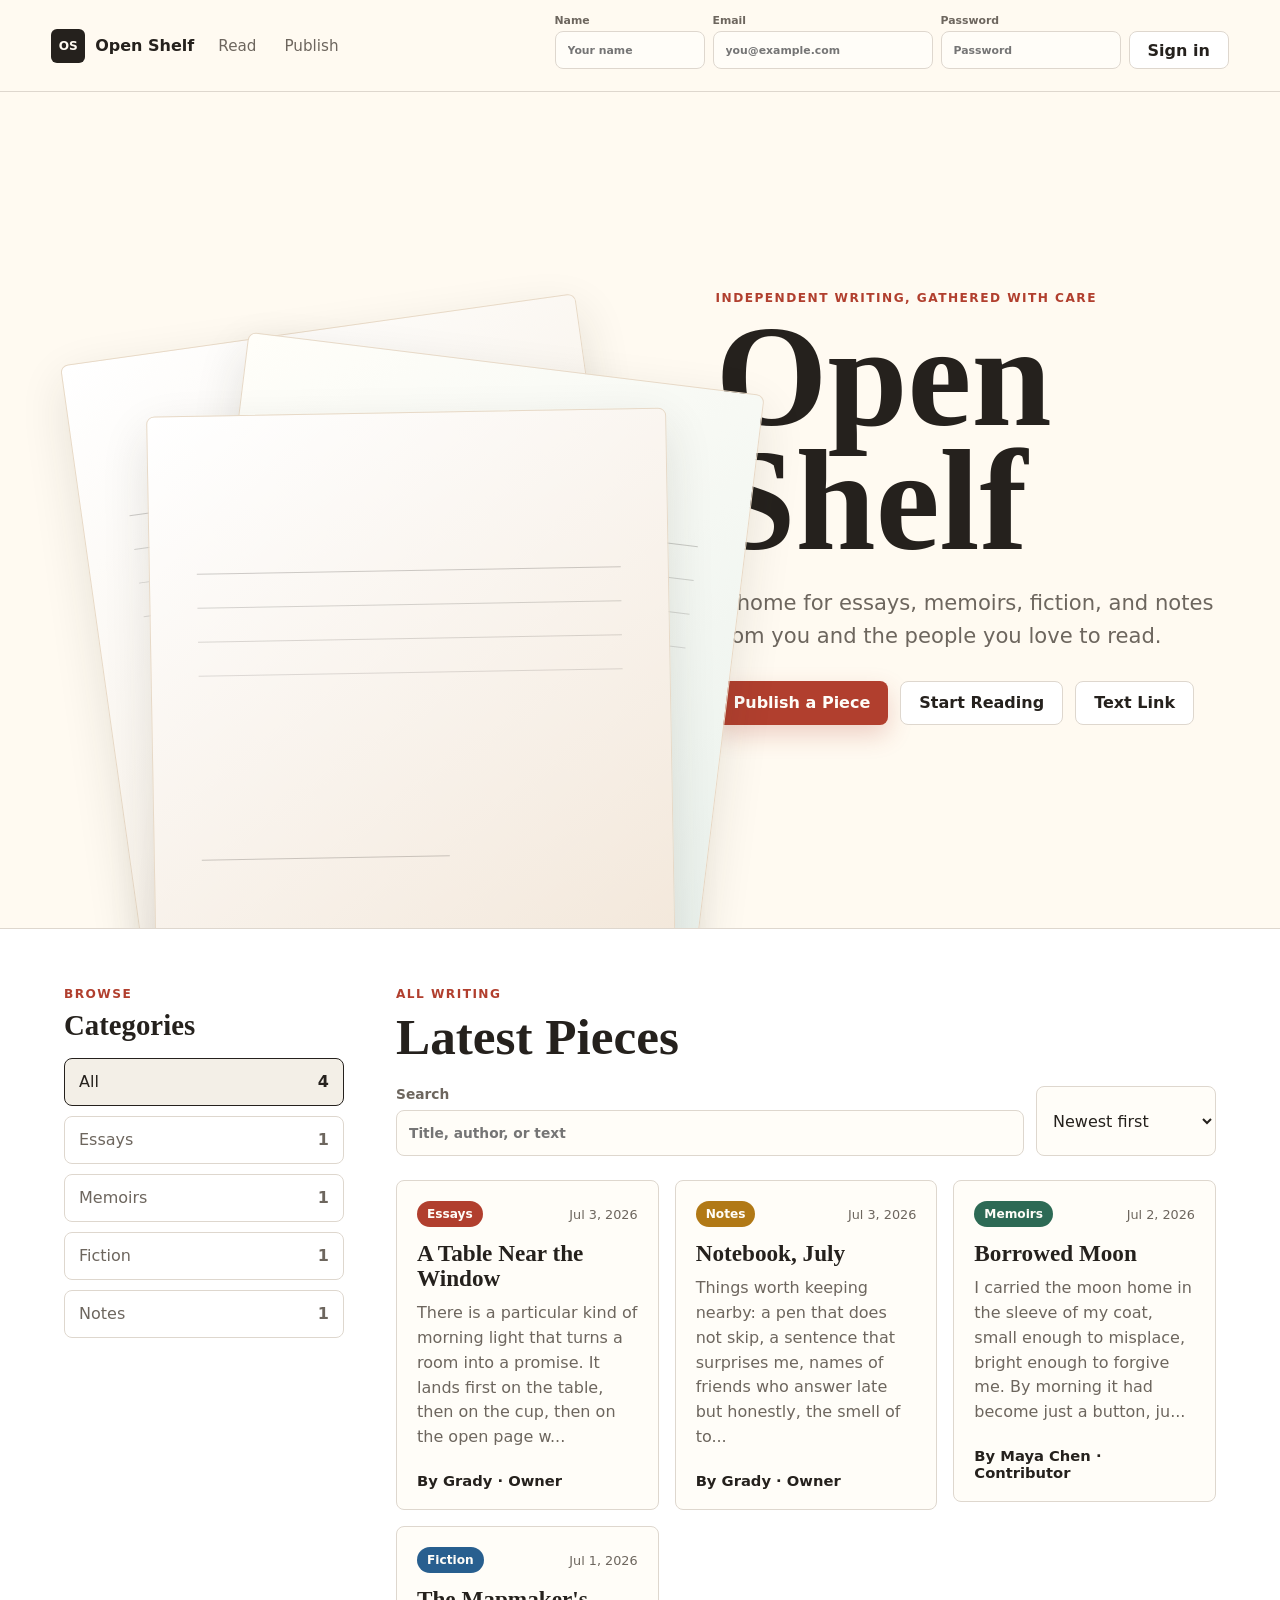
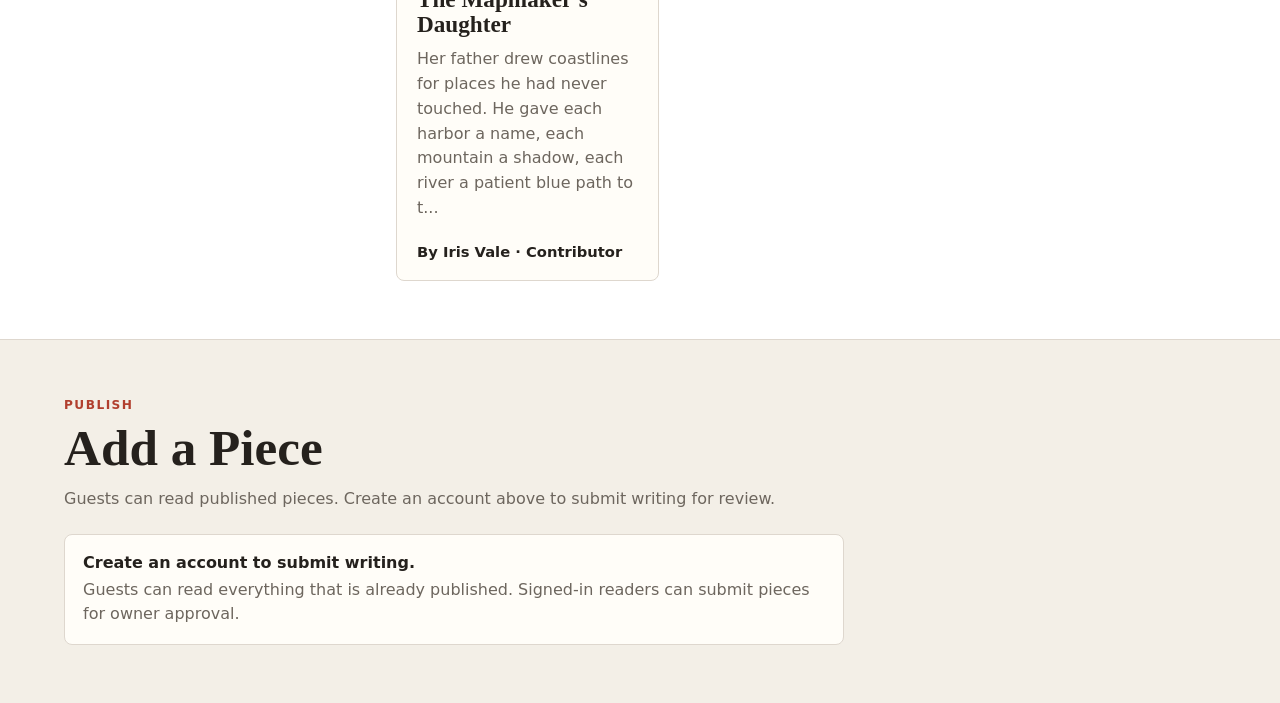
<file: open-shelf/index.html>
<!doctype html>
<html lang="en">
  <head>
    <meta charset="UTF-8" />
    <meta name="viewport" content="width=device-width, initial-scale=1.0" />
    <title>Open Shelf</title>
    <meta name="theme-color" content="#fffaf1" />
    <meta name="description" content="Open Shelf is a public reading shelf for essays, memoirs, fiction, and notes." />
    <link rel="stylesheet" href="styles.css" />
  </head>
  <body>
    <header class="topbar">
      <a class="brand" href="#home" aria-label="Open Shelf home">
        <span class="brand-mark">OS</span>
        <span>Open Shelf</span>
      </a>
      <nav class="nav" aria-label="Primary">
        <a href="#read">Read</a>
        <a href="#submit">Publish</a>
        <a href="#library" id="libraryNavLink">Library</a>
      </nav>
      <form class="account-form" id="accountForm">
        <label>
          <span>Name</span>
          <input id="accountNameInput" type="text" placeholder="Your name" />
        </label>
        <label>
          <span>Email</span>
          <input id="accountEmailInput" type="email" placeholder="you@example.com" />
        </label>
        <label>
          <span>Password</span>
          <input id="accountPasswordInput" type="password" placeholder="Password" />
        </label>
        <label class="owner-password-field hidden" id="ownerPasswordField">
          <span>Create owner password</span>
          <input id="ownerPasswordCreateInput" type="password" placeholder="Only the first time" />
        </label>
        <button class="button secondary" id="accountButton" type="submit">Sign in</button>
        <p class="account-message" id="accountMessage"></p>
      </form>
      <div class="account-card hidden" id="accountCard">
        <span id="accountRole">Guest</span>
        <strong id="accountName">Reading as guest</strong>
        <button class="text-button" id="signOutButton" type="button">Sign out</button>
      </div>
    </header>

    <main>
      <section class="hero" id="home">
        <div class="hero-media" aria-hidden="true">
          <div class="paper paper-a"></div>
          <div class="paper paper-b"></div>
          <div class="paper paper-c"></div>
        </div>
        <div class="hero-copy">
          <p class="eyebrow">Independent writing, gathered with care</p>
          <h1>Open Shelf</h1>
          <p class="deck">
            A home for essays, memoirs, fiction, and notes from you and the people you love to read.
          </p>
          <div class="hero-actions">
            <a class="button primary" href="#submit">Publish a Piece</a>
            <a class="button secondary" href="#read">Start Reading</a>
            <button class="button secondary" id="shareButton" type="button">Text Link</button>
          </div>
          <p class="share-status" id="shareStatus" aria-live="polite"></p>
        </div>
      </section>

      <section class="read-shell" id="read" aria-label="Public reading shelf">
        <aside class="sidebar">
          <div class="section-head compact">
            <p class="eyebrow">Browse</p>
            <h2>Categories</h2>
          </div>
          <div class="category-list" id="categoryList"></div>
        </aside>

        <section class="feed" aria-live="polite">
          <div class="section-head">
            <p class="eyebrow" id="activeCategoryLabel">All writing</p>
            <h2 id="feedTitle">Latest Pieces</h2>
          </div>
          <div class="tools-row">
            <label class="search-box">
              <span>Search</span>
              <input id="searchInput" type="search" placeholder="Title, author, or text" />
            </label>
            <select id="sortSelect" aria-label="Sort pieces">
              <option value="newest">Newest first</option>
              <option value="oldest">Oldest first</option>
              <option value="title">Title A-Z</option>
            </select>
          </div>
          <div class="post-grid" id="postGrid"></div>
        </section>
      </section>

      <section class="reader-panel hidden" id="readerPanel" aria-live="polite">
        <button class="text-button" id="closeReader" type="button">Back to shelf</button>
        <article class="reader-article" id="readerArticle"></article>
      </section>

      <section class="publish-band" id="submit">
        <div class="section-head">
          <p class="eyebrow">Publish</p>
          <h2>Add a Piece</h2>
        </div>
        <p class="section-note" id="publishNote"></p>
        <div class="account-gate hidden" id="accountGate">
          <strong>Create an account to submit writing.</strong>
          <span>Guests can read everything that is already published. Signed-in readers can submit pieces for owner approval.</span>
        </div>

        <form class="publish-form" id="postForm">
          <div class="form-grid">
            <label>
              <span>Title</span>
              <input id="titleInput" name="title" required maxlength="120" />
            </label>
            <label>
              <span>Author</span>
              <input id="authorInput" name="author" required maxlength="80" />
            </label>
            <label>
              <span>Category</span>
              <select id="categoryInput" name="category" required></select>
            </label>
          </div>

          <label class="file-drop" for="fileInput">
            <span>Upload .txt or .md</span>
            <strong id="fileName">Choose file</strong>
            <input id="fileInput" type="file" accept=".txt,.md,text/plain,text/markdown" />
          </label>

          <label>
            <span>Writing</span>
            <textarea id="bodyInput" name="body" required rows="14"></textarea>
          </label>

          <div class="form-actions">
            <button class="button primary" id="submitButton" type="submit">Publish</button>
            <button class="button secondary" id="clearForm" type="button">Clear</button>
          </div>
        </form>
      </section>

      <section class="library-band" id="library">
        <div class="section-head">
          <p class="eyebrow">Manage</p>
          <h2>Library</h2>
        </div>
        <div class="library-actions">
          <button class="button secondary" id="exportButton" type="button">Export</button>
          <label class="button secondary import-button">
            Import
            <input id="importInput" type="file" accept="application/json,.json" />
          </label>
          <button class="button danger" id="resetButton" type="button">Reset Demo</button>
        </div>
        <div class="library-list" id="libraryList"></div>
      </section>
    </main>

    <template id="postCardTemplate">
      <article class="post-card">
        <button class="card-button" type="button">
          <div class="meta-row">
            <span class="pill category-pill"></span>
            <span class="date"></span>
          </div>
          <h3></h3>
          <p class="excerpt"></p>
          <div class="byline"></div>
        </button>
      </article>
    </template>

    <script src="app.js"></script>
  </body>
</html>
</file>
<file: open-shelf/styles.css>
:root {
  color-scheme: light;
  --ink: #25211d;
  --muted: #6d665e;
  --line: #ded7ce;
  --paper: #fffaf1;
  --surface: #ffffff;
  --wash: #f3efe7;
  --accent: #b13f2e;
  --accent-dark: #762b22;
  --green: #2d6a55;
  --blue: #285f8f;
  --gold: #b17916;
  --shadow: 0 18px 48px rgba(45, 38, 30, 0.12);
  font-family: Inter, ui-sans-serif, system-ui, -apple-system, BlinkMacSystemFont, "Segoe UI", sans-serif;
}

* {
  box-sizing: border-box;
}

html {
  scroll-behavior: smooth;
}

body {
  margin: 0;
  color: var(--ink);
  background: var(--paper);
}

button,
input,
select,
textarea {
  font: inherit;
}

a {
  color: inherit;
  text-decoration: none;
}

.topbar {
  position: sticky;
  top: 0;
  z-index: 10;
  display: flex;
  flex-wrap: wrap;
  align-items: center;
  justify-content: space-between;
  gap: 24px;
  padding: 14px clamp(18px, 4vw, 56px);
  background: rgba(255, 250, 241, 0.92);
  border-bottom: 1px solid var(--line);
  backdrop-filter: blur(16px);
}

.brand {
  display: inline-flex;
  align-items: center;
  gap: 10px;
  min-width: 0;
  font-weight: 800;
}

.brand-mark {
  display: grid;
  place-items: center;
  width: 34px;
  height: 34px;
  background: var(--ink);
  color: var(--paper);
  font-size: 0.76rem;
  border-radius: 6px;
  letter-spacing: 0;
}

.nav {
  display: flex;
  align-items: center;
  gap: clamp(12px, 3vw, 28px);
  color: var(--muted);
  font-size: 0.95rem;
}

.nav a:hover {
  color: var(--ink);
}

.account-form {
  display: grid;
  grid-template-columns: minmax(120px, 150px) minmax(160px, 220px) minmax(130px, 180px) auto;
  gap: 8px;
  align-items: end;
  margin-left: auto;
}

.account-form label {
  gap: 4px;
  font-size: 0.68rem;
}

.account-form input {
  min-height: 38px;
}

.account-form .button {
  min-height: 38px;
}

.owner-password-field {
  grid-column: 1 / -2;
}

.account-message {
  grid-column: 1 / -1;
  margin: 0;
  color: var(--accent);
  font-size: 0.78rem;
  font-weight: 800;
}

.account-card {
  display: grid;
  grid-template-columns: auto minmax(0, 1fr) auto;
  gap: 10px;
  align-items: center;
  margin-left: auto;
  padding: 8px 10px;
  background: #fffdf8;
  border: 1px solid var(--line);
  border-radius: 8px;
}

.account-card span {
  display: inline-flex;
  align-items: center;
  min-height: 24px;
  padding: 0 8px;
  color: #fffdf8;
  background: var(--ink);
  border-radius: 999px;
  font-size: 0.72rem;
  font-weight: 800;
}

.account-card strong {
  min-width: 0;
  font-size: 0.86rem;
  overflow: hidden;
  text-overflow: ellipsis;
  white-space: nowrap;
}

.hero {
  min-height: calc(100vh - 64px);
  display: grid;
  grid-template-columns: minmax(0, 1.08fr) minmax(320px, 0.92fr);
  align-items: center;
  gap: clamp(28px, 5vw, 76px);
  padding: clamp(48px, 8vw, 92px) clamp(18px, 5vw, 72px) clamp(34px, 6vw, 64px);
  overflow: hidden;
}

.hero-media {
  position: relative;
  min-height: 430px;
}

.paper {
  position: absolute;
  width: min(62vw, 520px);
  aspect-ratio: 0.76;
  background: linear-gradient(145deg, #ffffff, #f4eadb);
  border: 1px solid #e7d9c7;
  border-radius: 8px;
  box-shadow: var(--shadow);
}

.paper::before,
.paper::after {
  content: "";
  position: absolute;
  left: 9%;
  right: 9%;
  height: 1px;
  background: rgba(37, 33, 29, 0.22);
}

.paper::before {
  top: 23%;
  box-shadow: 0 34px rgba(37, 33, 29, 0.18), 0 68px rgba(37, 33, 29, 0.16), 0 102px rgba(37, 33, 29, 0.14);
}

.paper::after {
  top: 65%;
  width: 48%;
}

.paper-a {
  left: 7%;
  top: 4%;
  transform: rotate(-8deg);
}

.paper-b {
  left: 24%;
  top: 12%;
  transform: rotate(7deg);
  background: linear-gradient(145deg, #fffef9, #e8f0eb);
}

.paper-c {
  left: 15%;
  top: 24%;
  transform: rotate(-1deg);
  background: linear-gradient(145deg, #ffffff, #f1e4d5);
}

.hero-copy {
  max-width: 610px;
}

.eyebrow {
  margin: 0 0 10px;
  color: var(--accent);
  font-size: 0.76rem;
  font-weight: 800;
  letter-spacing: 0.12em;
  text-transform: uppercase;
}

h1,
h2,
h3,
p {
  overflow-wrap: anywhere;
}

h1 {
  margin: 0;
  font-family: Georgia, "Times New Roman", serif;
  font-size: clamp(4.2rem, 12vw, 9rem);
  line-height: 0.86;
  letter-spacing: 0;
}

h2 {
  margin: 0;
  font-family: Georgia, "Times New Roman", serif;
  font-size: clamp(2rem, 4vw, 3.4rem);
  line-height: 1;
  letter-spacing: 0;
}

h3 {
  margin: 14px 0 10px;
  font-family: Georgia, "Times New Roman", serif;
  font-size: 1.45rem;
  line-height: 1.08;
  letter-spacing: 0;
}

.deck {
  max-width: 560px;
  margin: 24px 0 0;
  color: var(--muted);
  font-size: clamp(1.08rem, 2.2vw, 1.32rem);
  line-height: 1.55;
}

.share-status {
  min-height: 20px;
  margin: 12px 0 0;
  color: var(--muted);
  font-size: 0.9rem;
  font-weight: 700;
}

.hero-actions,
.form-actions,
.library-actions {
  display: flex;
  flex-wrap: wrap;
  gap: 12px;
  margin-top: 28px;
}

.button,
.text-button {
  border: 0;
  cursor: pointer;
}

.button {
  display: inline-flex;
  align-items: center;
  justify-content: center;
  min-height: 44px;
  padding: 0 18px;
  border-radius: 8px;
  font-weight: 800;
  transition: transform 150ms ease, box-shadow 150ms ease, background 150ms ease;
}

.button:hover {
  transform: translateY(-1px);
}

.primary {
  background: var(--accent);
  color: #fffdf8;
  box-shadow: 0 10px 24px rgba(177, 63, 46, 0.22);
}

.primary:hover {
  background: var(--accent-dark);
}

.secondary {
  background: var(--surface);
  color: var(--ink);
  border: 1px solid var(--line);
}

.danger {
  background: #3b2b29;
  color: #fffdf8;
}

.read-shell {
  display: grid;
  grid-template-columns: 280px minmax(0, 1fr);
  gap: clamp(24px, 5vw, 52px);
  padding: 58px clamp(18px, 5vw, 72px);
  background: var(--surface);
  border-top: 1px solid var(--line);
  border-bottom: 1px solid var(--line);
}

.sidebar {
  position: sticky;
  top: 90px;
  align-self: start;
}

.compact h2 {
  font-size: 1.8rem;
}

.category-list {
  display: grid;
  gap: 10px;
  margin-top: 18px;
}

.category-tab {
  display: flex;
  align-items: center;
  justify-content: space-between;
  gap: 12px;
  width: 100%;
  min-height: 48px;
  padding: 0 14px;
  color: var(--muted);
  background: transparent;
  border: 1px solid var(--line);
  border-radius: 8px;
  cursor: pointer;
}

.category-tab.active {
  color: var(--ink);
  background: var(--wash);
  border-color: var(--ink);
}

.tools-row {
  display: grid;
  grid-template-columns: minmax(0, 1fr) 180px;
  gap: 12px;
  margin: 24px 0;
}

label {
  display: grid;
  gap: 8px;
  color: var(--muted);
  font-size: 0.86rem;
  font-weight: 800;
}

input,
select,
textarea {
  width: 100%;
  border: 1px solid var(--line);
  border-radius: 8px;
  background: #fffdf8;
  color: var(--ink);
  outline: none;
}

input,
select {
  min-height: 46px;
  padding: 0 12px;
}

textarea {
  min-height: 260px;
  padding: 14px;
  resize: vertical;
  line-height: 1.55;
}

input:focus,
select:focus,
textarea:focus {
  border-color: var(--accent);
  box-shadow: 0 0 0 3px rgba(177, 63, 46, 0.12);
}

.post-grid {
  display: grid;
  grid-template-columns: repeat(3, minmax(0, 1fr));
  gap: 16px;
}

.post-card {
  min-width: 0;
}

.card-button {
  display: grid;
  align-content: start;
  width: 100%;
  min-height: 270px;
  padding: 20px;
  text-align: left;
  color: inherit;
  background: #fffdf8;
  border: 1px solid var(--line);
  border-radius: 8px;
  cursor: pointer;
  transition: transform 150ms ease, box-shadow 150ms ease, border-color 150ms ease;
}

.card-button:hover {
  transform: translateY(-2px);
  border-color: #c9b8a5;
  box-shadow: 0 12px 26px rgba(45, 38, 30, 0.09);
}

.meta-row {
  display: flex;
  align-items: center;
  justify-content: space-between;
  gap: 10px;
  color: var(--muted);
  font-size: 0.8rem;
}

.pill {
  display: inline-flex;
  align-items: center;
  min-height: 26px;
  padding: 0 10px;
  color: #fffdf8;
  border-radius: 999px;
  font-size: 0.76rem;
  font-weight: 800;
}

.cat-essays {
  background: var(--accent);
}

.cat-memoirs {
  background: var(--green);
}

.cat-fiction {
  background: var(--blue);
}

.cat-notes {
  background: var(--gold);
}

.excerpt {
  margin: 0;
  color: var(--muted);
  line-height: 1.55;
}

.byline {
  margin-top: 22px;
  color: var(--ink);
  font-size: 0.92rem;
  font-weight: 800;
}

.empty-state {
  padding: 36px;
  color: var(--muted);
  background: var(--wash);
  border: 1px solid var(--line);
  border-radius: 8px;
}

.reader-panel,
.publish-band,
.library-band {
  padding: 58px clamp(18px, 5vw, 72px);
}

.reader-panel {
  background: #fffdf8;
  border-bottom: 1px solid var(--line);
}

.hidden {
  display: none !important;
}

.text-button {
  margin-bottom: 24px;
  padding: 0;
  color: var(--accent);
  background: transparent;
  font-weight: 800;
}

.reader-article {
  max-width: 790px;
  margin: 0 auto;
}

.reader-article h2 {
  font-size: clamp(2.4rem, 6vw, 5.2rem);
}

.reader-meta {
  display: flex;
  flex-wrap: wrap;
  gap: 10px;
  margin: 18px 0 34px;
  color: var(--muted);
  font-weight: 700;
}

.reader-body {
  color: #322b25;
  font-family: Georgia, "Times New Roman", serif;
  font-size: clamp(1.16rem, 2.2vw, 1.32rem);
  line-height: 1.78;
}

.reader-body p {
  margin: 0;
  text-indent: 2em;
}

.reader-body p + p {
  margin-top: 0.9em;
}

.publish-band {
  background: var(--wash);
}

.section-note {
  max-width: 780px;
  margin: 14px 0 0;
  color: var(--muted);
  line-height: 1.55;
}

.account-gate {
  display: grid;
  gap: 6px;
  max-width: 780px;
  margin-top: 22px;
  padding: 18px;
  background: #fffdf8;
  border: 1px solid var(--line);
  border-radius: 8px;
}

.account-gate span {
  color: var(--muted);
  line-height: 1.5;
}

.publish-form {
  display: grid;
  gap: 18px;
  max-width: 980px;
  margin-top: 24px;
}

.form-grid {
  display: grid;
  grid-template-columns: repeat(3, minmax(0, 1fr));
  gap: 14px;
}

.file-drop {
  position: relative;
  display: flex;
  align-items: center;
  justify-content: space-between;
  gap: 16px;
  min-height: 62px;
  padding: 0 18px;
  background: #fffdf8;
  border: 1px dashed #b9aa99;
  border-radius: 8px;
  cursor: pointer;
}

.file-drop input,
.import-button input {
  position: absolute;
  inline-size: 1px;
  block-size: 1px;
  opacity: 0;
  pointer-events: none;
}

.library-band {
  background: var(--paper);
}

.library-list {
  display: grid;
  gap: 10px;
  max-width: 980px;
  margin-top: 24px;
}

.library-item {
  display: grid;
  grid-template-columns: minmax(0, 1fr) auto;
  gap: 14px;
  align-items: center;
  padding: 14px 16px;
  background: #fffdf8;
  border: 1px solid var(--line);
  border-radius: 8px;
}

.library-item strong {
  display: block;
  margin-bottom: 4px;
}

.library-item span {
  color: var(--muted);
  font-size: 0.9rem;
}

.status-badge {
  display: inline-flex;
  align-items: center;
  min-height: 24px;
  margin-top: 10px;
  padding: 0 9px;
  border-radius: 999px;
  font-size: 0.75rem;
  font-style: normal;
  font-weight: 800;
}

.status-badge.published {
  color: #1f533f;
  background: #dfece5;
}

.status-badge.pending {
  color: #6b3f08;
  background: #f4dfb9;
}

.mini-actions {
  display: flex;
  gap: 8px;
}

.mini-actions button {
  min-height: 36px;
  padding: 0 12px;
  border: 1px solid var(--line);
  border-radius: 8px;
  background: var(--surface);
  cursor: pointer;
}

.mini-actions [data-action="approve"] {
  color: #fffdf8;
  background: var(--green);
  border-color: var(--green);
}

@media (max-width: 1040px) {
  .hero {
    grid-template-columns: 1fr;
  }

  .hero-media {
    order: 2;
    min-height: 310px;
  }

  .paper {
    width: min(78vw, 420px);
  }

  .read-shell {
    grid-template-columns: 1fr;
  }

  .sidebar {
    position: static;
  }

  .category-list {
    grid-template-columns: repeat(5, minmax(0, 1fr));
  }

  .post-grid {
    grid-template-columns: repeat(2, minmax(0, 1fr));
  }

  .form-grid {
    grid-template-columns: repeat(2, minmax(0, 1fr));
  }

  .account-form {
    width: 100%;
    grid-template-columns: repeat(2, minmax(0, 1fr)) auto;
    margin-left: 0;
  }

  .account-card {
    width: 100%;
    margin-left: 0;
  }
}

@media (max-width: 680px) {
  .topbar {
    align-items: center;
    gap: 10px;
    padding: 10px 14px 12px;
  }

  .nav {
    order: 5;
    width: 100%;
    display: grid;
    grid-template-columns: repeat(3, minmax(0, 1fr));
    gap: 6px;
    padding-top: 4px;
  }

  .nav a {
    display: grid;
    place-items: center;
    min-height: 40px;
    background: #fffdf8;
    border: 1px solid var(--line);
    border-radius: 8px;
    font-weight: 800;
    font-size: 0.86rem;
  }

  .account-form {
    order: 4;
    width: 100%;
    grid-template-columns: 1fr;
    gap: 10px;
    margin-left: 0;
  }

  .account-form label {
    font-size: 0.76rem;
  }

  .account-form input,
  .account-form .button {
    min-height: 44px;
  }

  .account-card {
    order: 4;
    width: 100%;
    grid-template-columns: 1fr;
    gap: 8px;
    margin-left: 0;
  }

  .account-card strong {
    white-space: normal;
  }

  .hero {
    min-height: auto;
    padding: 30px 18px 24px;
    gap: 18px;
  }

  h1 {
    font-size: clamp(3.4rem, 20vw, 5rem);
  }

  h2 {
    font-size: clamp(2rem, 11vw, 2.8rem);
  }

  .deck {
    margin-top: 16px;
    font-size: 1.04rem;
  }

  .hero-actions,
  .form-actions,
  .library-actions {
    display: grid;
    grid-template-columns: 1fr;
    gap: 10px;
  }

  .button {
    width: 100%;
    min-height: 48px;
  }

  .hero-media {
    min-height: 180px;
  }

  .paper {
    width: min(86vw, 330px);
  }

  .read-shell,
  .reader-panel,
  .publish-band,
  .library-band {
    padding: 38px 18px;
  }

  .tools-row,
  .post-grid,
  .form-grid,
  .library-item {
    grid-template-columns: 1fr;
  }

  .category-list {
    grid-template-columns: 1fr 1fr;
    gap: 8px;
  }

  .category-tab {
    min-height: 44px;
    padding: 0 10px;
  }

  .card-button {
    min-height: 220px;
    padding: 18px;
  }

  .reader-article h2 {
    font-size: clamp(2.3rem, 16vw, 3.6rem);
  }

  .reader-body {
    font-size: 1.12rem;
    line-height: 1.72;
  }

  .file-drop {
    align-items: flex-start;
    flex-direction: column;
    justify-content: center;
    padding: 14px;
  }

  .mini-actions {
    display: grid;
    grid-template-columns: 1fr 1fr;
    width: 100%;
  }

  .mini-actions button {
    min-height: 42px;
  }
}
</file>
